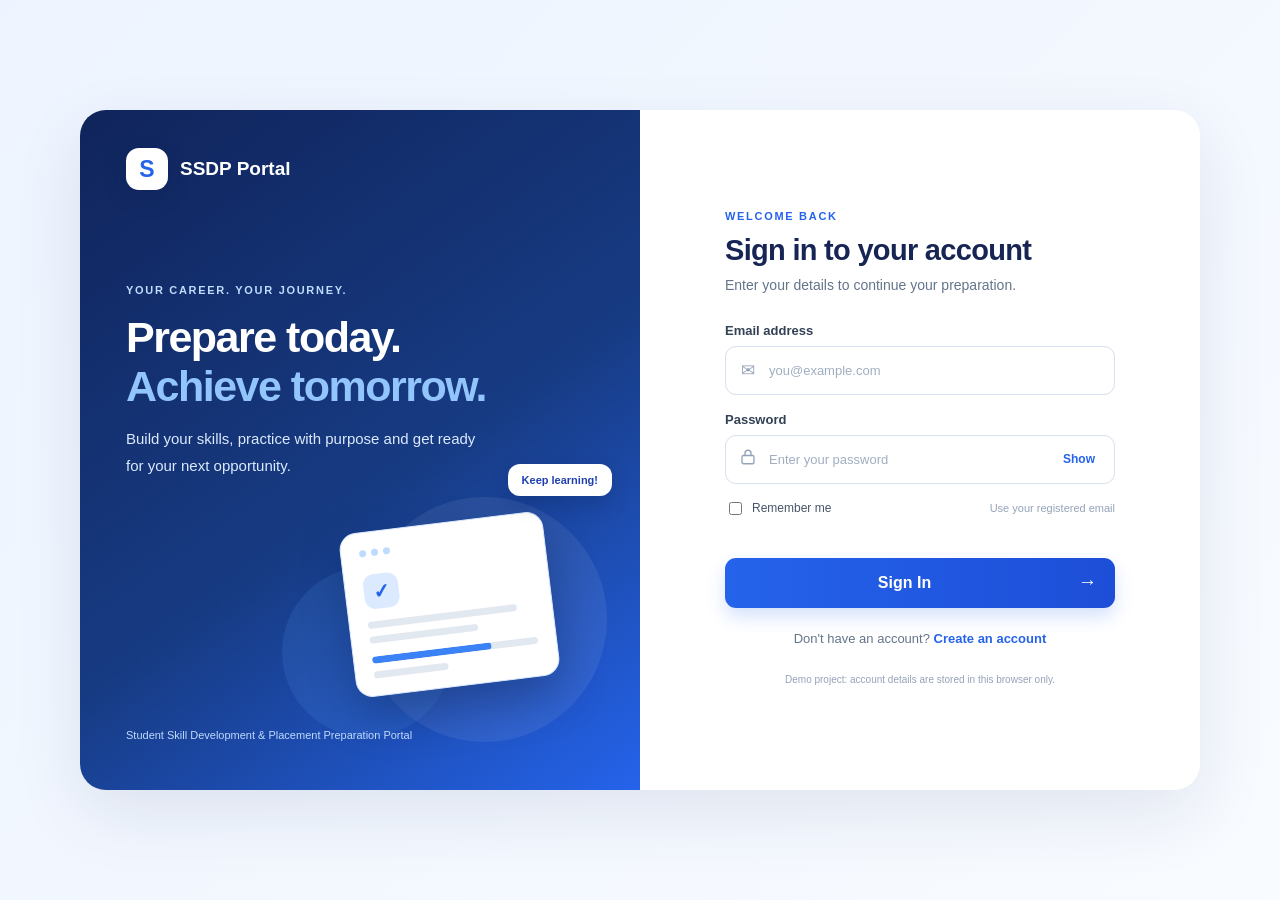
<file: index.html>
<!DOCTYPE html>
<html lang="en">
<head>
  <meta charset="UTF-8"><meta name="viewport" content="width=device-width, initial-scale=1.0">
  <title>Login | SSDP Portal</title>
  <link rel="stylesheet" href="css/style.css"><link rel="stylesheet" href="css/auth.css">
</head>
<body class="auth-page">
  <main class="auth-shell">
    <section class="auth-visual">
      <a class="brand" href="index.html"><span class="brand-mark">S</span><span>SSDP Portal</span></a>
      <div class="visual-copy"><span class="eyebrow">YOUR CAREER. YOUR JOURNEY.</span><h1>Prepare today.<br><span>Achieve tomorrow.</span></h1><p>Build your skills, practice with purpose and get ready for your next opportunity.</p></div>
      <div class="visual-art" aria-hidden="true"><div class="art-circle circle-one"></div><div class="art-circle circle-two"></div><div class="art-card"><div class="art-card-top"><span></span><span></span><span></span></div><div class="art-check">✓</div><div class="art-line long"></div><div class="art-line"></div><div class="art-progress"><span></span></div><div class="art-line short"></div></div><div class="art-bubble">Keep learning!</div></div>
      <p class="visual-footer">Student Skill Development &amp; Placement Preparation Portal</p>
    </section>
    <section class="auth-panel"><div class="mobile-brand"><span class="brand-mark">S</span><strong>SSDP Portal</strong></div>
      <div class="form-wrap"><span class="eyebrow blue">WELCOME BACK</span><h2>Sign in to your account</h2><p class="form-intro">Enter your details to continue your preparation.</p>
        <form id="loginForm" novalidate>
          <label for="email">Email address</label><div class="input-wrap"><span class="input-icon">✉</span><input id="email" type="email" placeholder="you@example.com" autocomplete="username" required></div>
          <label for="password">Password</label><div class="input-wrap"><span class="input-icon">
  <svg viewBox="0 0 24 24" width="18" height="18"
       fill="none" stroke="currentColor"
       stroke-width="1.8" stroke-linecap="round"
       stroke-linejoin="round">
    <rect x="4" y="10" width="16" height="11" rx="2"/>
    <path d="M8 10V7a4 4 0 0 1 8 0v3"/>
  </svg>
</span><input id="password" type="password" placeholder="Enter your password" autocomplete="current-password" required><button class="toggle-password" type="button" data-toggle="password">Show</button></div>
          <div class="form-options"><label class="remember"><input type="checkbox" id="remember"><span>Remember me</span></label><span class="muted-small">Use your registered email</span></div>
          <p class="form-message" id="loginMessage" role="alert"></p><button class="primary-btn" type="submit">Sign In <span>→</span></button>
        </form>
        <p class="switch-auth">Don't have an account? <a href="register.html">Create an account</a></p><p class="demo-note">Demo project: account details are stored in this browser only.</p>
      </div>
    </section>
  </main>
  <script src="js/storage.js"></script><script src="js/auth.js"></script>
</body></html>
</file>
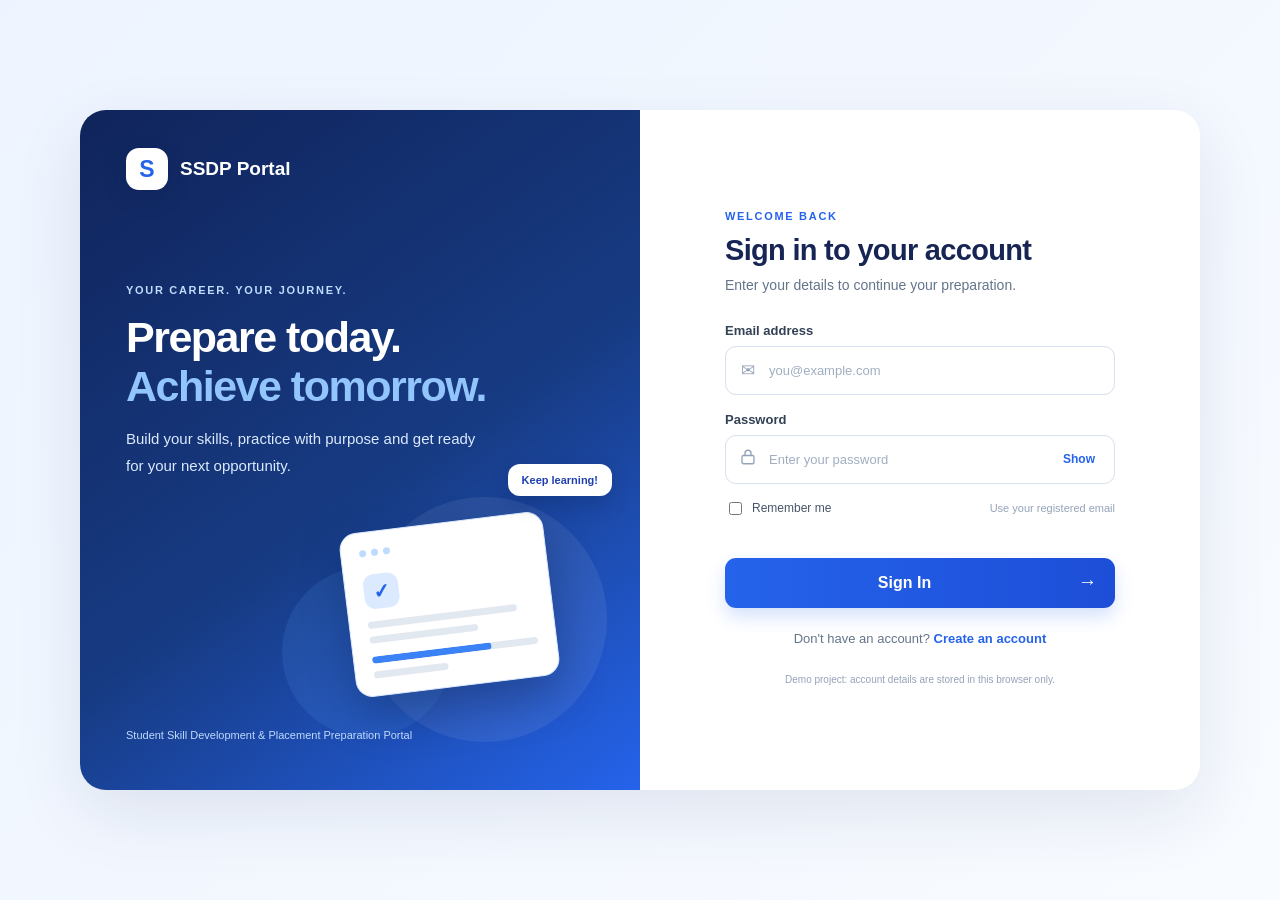
<file: dashboard.html>
<!DOCTYPE html>
<html lang="en">
<head>
  <meta charset="UTF-8">
  <meta name="viewport" content="width=device-width, initial-scale=1.0">
  <title>Dashboard | SSDP Portal</title>
  <link rel="stylesheet" href="css/style.css">
  <link rel="stylesheet" href="css/dashboard.css">
</head>
<body class="app-page">
  <div class="app-layout">
    <aside class="sidebar" id="sidebar">
      <a class="sidebar-brand" href="dashboard.html">
        <span class="brand-mark">S</span>
        <span>SSDP <small>Student Portal</small></span>
      </a>

      <div class="sidebar-label">MENU</div>
      <nav class="side-nav" aria-label="Main navigation">
        <a class="nav-link active" href="dashboard.html"><span class="nav-icon">▦</span>Dashboard</a>
        <a class="nav-link" href="profile.html"><span class="nav-icon">♙</span>My Profile</a>
        <a class="nav-link" href="practice.html"><span class="nav-icon">▤</span>Practice Zone</a>
        <a class="nav-link" href="mocktest.html"><span class="nav-icon">◷</span>Mock Tests</a>
      </nav>

      <div class="sidebar-bottom">
        <div class="sidebar-help">
          <div class="help-icon">?</div>
          <strong>Keep learning!</strong>
          <p>Small steps every day lead to big achievements.</p>
        </div>
        <button class="nav-link logout-link" id="logoutBtn" type="button">
          <span class="nav-icon">↪</span>Logout
        </button>
      </div>
    </aside>

    <main class="main-area">
      <header class="topbar">
        <button class="menu-toggle" id="menuToggle" type="button" aria-label="Toggle navigation">☰</button>
        <div class="topbar-title">
          <span class="topbar-heading">Student Dashboard</span>
          <span class="topbar-subtitle">Track your learning and placement preparation</span>
        </div>
        <div class="topbar-user">
          <div class="user-avatar" id="userInitials">S</div>
          <div class="user-meta"><strong id="topUserName">Student</strong><span>Student</span></div>
        </div>
      </header>

      <section class="dashboard-content">
        <div class="welcome-banner">
          <div class="welcome-copy">
            <span class="welcome-tag">YOUR LEARNING SPACE</span>
            <h1 id="welcomeTitle">Welcome back!</h1>
            <p>Keep building your skills. Every practice session brings you one step closer to your goals.</p>
            <a class="welcome-action" href="practice.html">Continue practicing <span>→</span></a>
          </div>
          <div class="welcome-art" aria-hidden="true">
            <div class="art-orbit orbit-a"></div><div class="art-orbit orbit-b"></div>
            <div class="learning-card">
              <div class="learning-card-head"><span></span><span></span><span></span></div>
              <div class="learning-badge">✓</div>
              <div class="learning-line wide"></div><div class="learning-line"></div>
              <div class="learning-progress"><span></span></div>
              <small>You're making progress</small>
            </div>
            <div class="floating-star">✦</div>
          </div>
        </div>

        <div class="section-heading">
          <div><h2>Your overview</h2><p>A quick look at your preparation activity</p></div>
        </div>

        <div class="stats-grid">
          <article class="stat-card">
            <div class="stat-icon icon-blue">▤</div>
            <div class="stat-label">Practice Questions</div>
            <div class="stat-value" id="practiceCount">0</div>
            <div class="stat-note">Questions attempted</div>
          </article>
          <article class="stat-card">
            <div class="stat-icon icon-purple">◷</div>
            <div class="stat-label">Mock Tests</div>
            <div class="stat-value" id="mockCount">0</div>
            <div class="stat-note">Tests completed</div>
          </article>
          <article class="stat-card">
            <div class="stat-icon icon-green">✓</div>
            <div class="stat-label">Average Score</div>
            <div class="stat-value" id="averageScore">0%</div>
            <div class="stat-note">Across completed tests</div>
          </article>
          <article class="stat-card">
            <div class="stat-icon icon-orange">★</div>
            <div class="stat-label">Best Score</div>
            <div class="stat-value" id="bestScore">0%</div>
            <div class="stat-note">Your highest test score</div>
          </article>
        </div>

        <div class="content-grid">
          <section class="panel progress-panel">
            <div class="panel-heading"><div><h2>Preparation progress</h2><p>Your activity at a glance</p></div><span class="panel-chip">Overview</span></div>
            <div class="progress-item">
              <div class="progress-label"><strong>Practice activity</strong><span id="practiceProgressText">0 completed</span></div>
              <div class="progress-track"><span id="practiceProgressBar" style="width:0%"></span></div>
            </div>
            <div class="progress-item">
              <div class="progress-label"><strong>Mock test activity</strong><span id="mockProgressText">0 completed</span></div>
              <div class="progress-track purple-track"><span id="mockProgressBar" style="width:0%"></span></div>
            </div>
            <div class="progress-footnote">Your progress will update as you practice and complete mock tests.</div>
          </section>

          <section class="panel quick-panel">
            <div class="panel-heading"><div><h2>Quick actions</h2><p>Continue your preparation</p></div></div>
            <a class="quick-action" href="practice.html"><span class="quick-icon">▤</span><span><strong>Practice questions</strong><small>Improve your topic knowledge</small></span><b>→</b></a>
            <a class="quick-action" href="mocktest.html"><span class="quick-icon purple-quick">◷</span><span><strong>Take a mock test</strong><small>Check your preparation level</small></span><b>→</b></a>
            <a class="quick-action" href="profile.html"><span class="quick-icon green-quick">♙</span><span><strong>Update your profile</strong><small>Keep your details up to date</small></span><b>→</b></a>
          </section>
        </div>

        <section class="panel activity-panel">
          <div class="panel-heading"><div><h2>Getting started</h2><p>Suggested steps to make the most of your portal</p></div></div>
          <div class="starter-grid">
            <div class="starter-item"><span>01</span><div><strong>Complete your profile</strong><p>Add your academic details and skills.</p></div></div>
            <div class="starter-item"><span>02</span><div><strong>Start practicing</strong><p>Choose a topic and solve questions regularly.</p></div></div>
            <div class="starter-item"><span>03</span><div><strong>Attempt a mock test</strong><p>Evaluate your preparation with a timed test.</p></div></div>
          </div>
        </section>

        <footer class="page-footer">© 2026 SSDP Portal · Student Skill Development &amp; Placement Preparation</footer>
      </section>
    </main>
  </div>
  <script src="js/storage.js"></script>
  <script src="js/dashboard.js"></script>
</body>
</html>
</file>
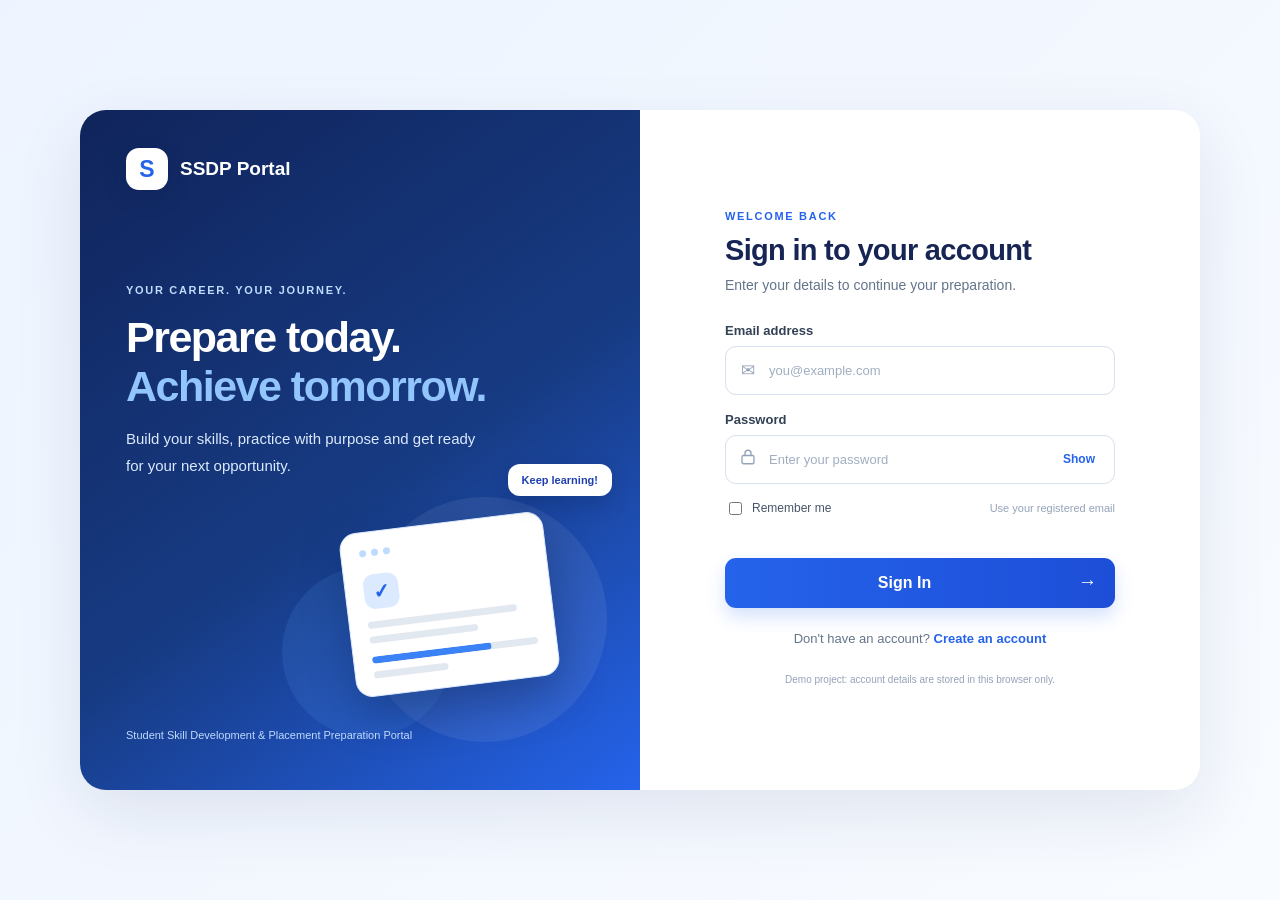
<file: mocktest.html>
<!DOCTYPE html>
<html lang="en">
<head>
  <meta charset="UTF-8">
  <meta name="viewport" content="width=device-width, initial-scale=1.0">
  <title>Mock Tests | SSDP Portal</title>
  <link rel="stylesheet" href="css/style.css">
  <link rel="stylesheet" href="css/dashboard.css">
  <link rel="stylesheet" href="css/mocktest.css">
</head>
<body class="app-page">
<div class="app-layout">
  <aside class="sidebar" id="sidebar">
    <a class="sidebar-brand" href="dashboard.html"><span class="brand-mark">S</span><span>SSDP <small>Student Portal</small></span></a>
    <div class="sidebar-label">MENU</div>
    <nav class="side-nav" aria-label="Main navigation">
      <a class="nav-link" href="dashboard.html"><span class="nav-icon">▦</span>Dashboard</a>
      <a class="nav-link" href="profile.html"><span class="nav-icon">♙</span>My Profile</a>
      <a class="nav-link" href="practice.html"><span class="nav-icon">▤</span>Practice Zone</a>
      <a class="nav-link active" href="mocktest.html"><span class="nav-icon">◷</span>Mock Tests</a>
    </nav>
    <div class="sidebar-bottom">
      <div class="sidebar-help"><div class="help-icon">?</div><strong>Keep learning!</strong><p>Small steps every day lead to big achievements.</p></div>
      <button class="nav-link logout-link" id="logoutBtn" type="button"><span class="nav-icon">↪</span>Logout</button>
    </div>
  </aside>

  <main class="main-area">
    <header class="topbar">
      <button class="menu-toggle" id="menuToggle" type="button" aria-label="Toggle navigation">☰</button>
      <div class="topbar-title"><span class="topbar-heading">Mock Tests</span><span class="topbar-subtitle">Evaluate your preparation with timed assessments</span></div>
      <div class="topbar-user"><div class="user-avatar" id="topInitials">S</div><div class="user-meta"><strong id="topUserName">Student</strong><span>Student</span></div></div>
    </header>

    <section class="mock-content">
      <div class="mock-heading">
        <div><span class="eyebrow blue">ASSESS YOUR READINESS</span><h1>Mock Tests</h1><p>Attempt a timed test, review your result and improve your preparation.</p></div>
      </div>

      <section class="mock-summary">
        <div class="mock-stat"><span class="stat-icon blue-stat">◷</span><div><small>Tests completed</small><strong id="testsCompleted">0</strong></div></div>
        <div class="mock-stat"><span class="stat-icon green-stat">✓</span><div><small>Average score</small><strong id="averageScore">0%</strong></div></div>
        <div class="mock-stat"><span class="stat-icon purple-stat">★</span><div><small>Best score</small><strong id="bestScore">0%</strong></div></div>
      </section>

      <section class="mock-main panel" id="testSelection">
        <div class="panel-heading"><div><h2>Available mock tests</h2><p>Choose a test to begin your assessment</p></div></div>
        <div class="test-cards">
          <article class="test-card">
            <div class="test-card-icon">⌘</div><span class="test-level">BEGINNER</span>
            <h3>Technical Fundamentals</h3><p>Test your knowledge of HTML, CSS, JavaScript, Python and SQL.</p>
            <div class="test-meta"><span>10 Questions</span><span>10 Minutes</span></div>
            <button class="start-test-btn" data-test="fundamentals" type="button">Start Test <span>→</span></button>
          </article>
          <article class="test-card">
            <div class="test-card-icon purple-test-icon">◇</div><span class="test-level intermediate">INTERMEDIATE</span>
            <h3>Programming &amp; Logic</h3><p>Evaluate programming concepts, problem solving and logical thinking.</p>
            <div class="test-meta"><span>10 Questions</span><span>10 Minutes</span></div>
            <button class="start-test-btn" data-test="programming" type="button">Start Test <span>→</span></button>
          </article>
        </div>
      </section>

      <section class="mock-main panel test-run" id="testRun" hidden>
        <div class="test-run-header"><div><span class="eyebrow blue" id="runningTestLevel">MOCK ASSESSMENT</span><h2 id="runningTestName">Technical Fundamentals</h2></div><div class="timer-box"><span>TIME LEFT</span><strong id="timer">10:00</strong></div></div>
        <div class="test-progress"><span id="testProgressBar"></span></div>
        <div class="test-meta-row"><span id="testQuestionCount">Question 1 of 10</span><span id="answeredCount">0 answered</span></div>
        <h3 class="test-question" id="testQuestion"></h3>
        <div class="test-options" id="testOptions"></div>
        <div class="test-controls"><button class="secondary-btn" id="previousBtn" type="button" disabled>← Previous</button><button class="next-test-btn" id="nextQuestionBtn" type="button">Next Question →</button><button class="submit-test-btn" id="submitTestBtn" type="button">Submit Test</button></div>
      </section>

      <section class="mock-main panel test-result" id="testResult" hidden>
        <div class="result-check">✓</div><span class="eyebrow blue">ASSESSMENT COMPLETED</span><h2>Your test result</h2>
        <p id="resultDescription">Your mock test has been evaluated.</p>
        <div class="result-percent" id="resultPercent">0%</div>
        <div class="result-breakdown"><div><strong id="resultCorrect">0</strong><span>Correct</span></div><div><strong id="resultIncorrect">0</strong><span>Incorrect</span></div><div><strong id="resultTotal">10</strong><span>Total</span></div></div>
        <button class="start-test-btn result-back-btn" id="backToTestsBtn" type="button">Back to Mock Tests</button>
      </section>

      <section class="mock-note"><span>ⓘ</span><p><strong>Before you begin:</strong> Each test is timed. Your answers are evaluated automatically when you submit or when the timer ends.</p></section>
      <footer class="page-footer">© 2026 SSDP Portal · Student Skill Development &amp; Placement Preparation</footer>
    </section>
  </main>
</div>
<script src="js/storage.js"></script>
<script src="js/mocktest.js"></script>
</body>
</html>
</file>
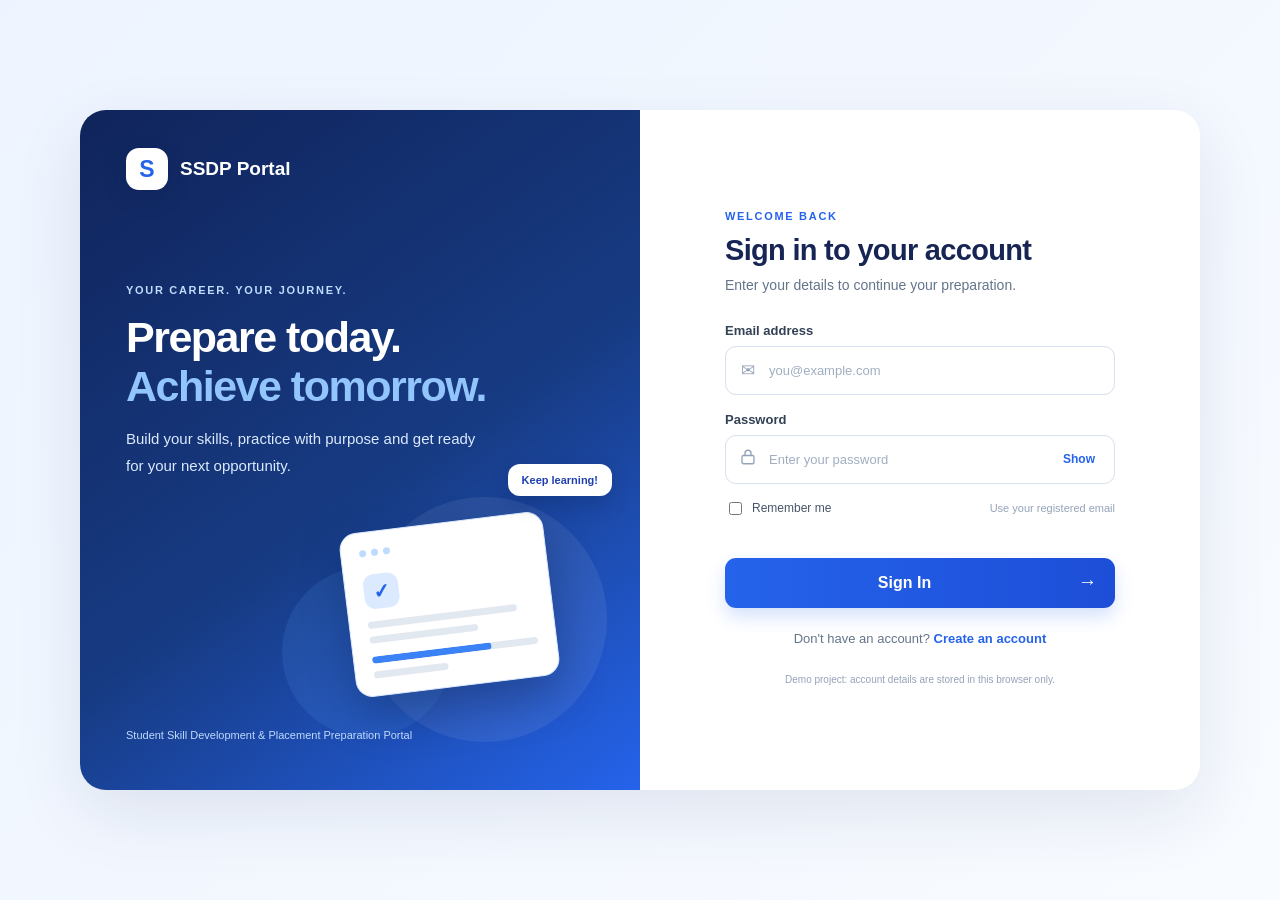
<file: practice.html>
<!DOCTYPE html>
<html lang="en">
<head>
  <meta charset="UTF-8">
  <meta name="viewport" content="width=device-width, initial-scale=1.0">
  <title>Practice Zone | SSDP Portal</title>
  <link rel="stylesheet" href="css/style.css">
  <link rel="stylesheet" href="css/dashboard.css">
  <link rel="stylesheet" href="css/practice.css">
</head>
<body class="app-page">
  <div class="app-layout">
    <aside class="sidebar" id="sidebar">
      <a class="sidebar-brand" href="dashboard.html"><span class="brand-mark">S</span><span>SSDP <small>Student Portal</small></span></a>
      <div class="sidebar-label">MENU</div>
      <nav class="side-nav" aria-label="Main navigation">
        <a class="nav-link" href="dashboard.html"><span class="nav-icon">▦</span>Dashboard</a>
        <a class="nav-link" href="profile.html"><span class="nav-icon">♙</span>My Profile</a>
        <a class="nav-link active" href="practice.html"><span class="nav-icon">▤</span>Practice Zone</a>
        <a class="nav-link" href="mocktest.html"><span class="nav-icon">◷</span>Mock Tests</a>
      </nav>
      <div class="sidebar-bottom">
        <div class="sidebar-help"><div class="help-icon">?</div><strong>Keep learning!</strong><p>Small steps every day lead to big achievements.</p></div>
        <button class="nav-link logout-link" id="logoutBtn" type="button"><span class="nav-icon">↪</span>Logout</button>
      </div>
    </aside>

    <main class="main-area">
      <header class="topbar">
        <button class="menu-toggle" id="menuToggle" type="button" aria-label="Toggle navigation">☰</button>
        <div class="topbar-title"><span class="topbar-heading">Practice Zone</span><span class="topbar-subtitle">Learn, practice and strengthen your skills</span></div>
        <div class="topbar-user"><div class="user-avatar" id="topInitials">S</div><div class="user-meta"><strong id="topUserName">Student</strong><span>Student</span></div></div>
      </header>

      <section class="practice-content">
        <div class="practice-heading">
          <div><span class="eyebrow blue">BUILD YOUR SKILLS</span><h1>Practice Zone</h1><p>Choose a topic, answer questions and track your learning progress.</p></div>
        </div>

        <section class="practice-summary">
          <div class="summary-item"><span class="summary-icon blue-summary">▤</span><div><small>Questions attempted</small><strong id="totalAttempted">0</strong></div></div>
          <div class="summary-item"><span class="summary-icon green-summary">✓</span><div><small>Correct answers</small><strong id="totalCorrect">0</strong></div></div>
          <div class="summary-item"><span class="summary-icon purple-summary">％</span><div><small>Accuracy</small><strong id="accuracy">0%</strong></div></div>
        </section>

        <section class="practice-layout">
          <aside class="topic-panel panel">
            <div class="panel-heading"><div><h2>Practice topics</h2><p>Select a subject to begin</p></div></div>
            <div id="topicList" class="topic-list"></div>
          </aside>

          <section class="question-panel panel">
            <div id="practiceWelcome" class="practice-welcome">
              <div class="welcome-icon">✦</div>
              <h2>Ready to practice?</h2>
              <p>Select a topic from the left to start answering multiple-choice questions.</p>
              <div class="welcome-tips"><span>✓ Instant feedback</span><span>✓ Track your progress</span><span>✓ Learn at your pace</span></div>
            </div>

            <div id="quizArea" hidden>
              <div class="quiz-topline"><span class="topic-chip" id="currentTopic">Topic</span><span class="question-counter" id="questionCounter">Question 1 of 5</span></div>
              <div class="quiz-progress"><span id="quizProgressBar"></span></div>
              <h2 class="question-text" id="questionText"></h2>
              <div class="options-list" id="optionsList"></div>
              <div class="answer-feedback" id="answerFeedback" role="status" aria-live="polite" hidden></div>
              <div class="quiz-controls"><button type="button" class="secondary-btn" id="restartBtn">Restart topic</button><button type="button" class="next-btn" id="nextBtn" disabled>Next question →</button></div>
            </div>

            <div id="resultArea" class="result-area" hidden>
              <div class="result-icon">✓</div><span class="eyebrow blue">TOPIC COMPLETED</span>
              <h2>Good effort!</h2><p id="resultMessage">You've completed this practice set.</p>
              <div class="result-score"><strong id="resultScore">0/5</strong><span>Correct answers</span></div>
              <button type="button" class="next-btn" id="retryBtn">Practice again</button>
            </div>
          </section>
        </section>
        <footer class="page-footer">© 2026 SSDP Portal · Student Skill Development &amp; Placement Preparation</footer>
      </section>
    </main>
  </div>
  <script src="js/storage.js"></script>
  <script src="js/practice.js"></script>
</body>
</html>
</file>
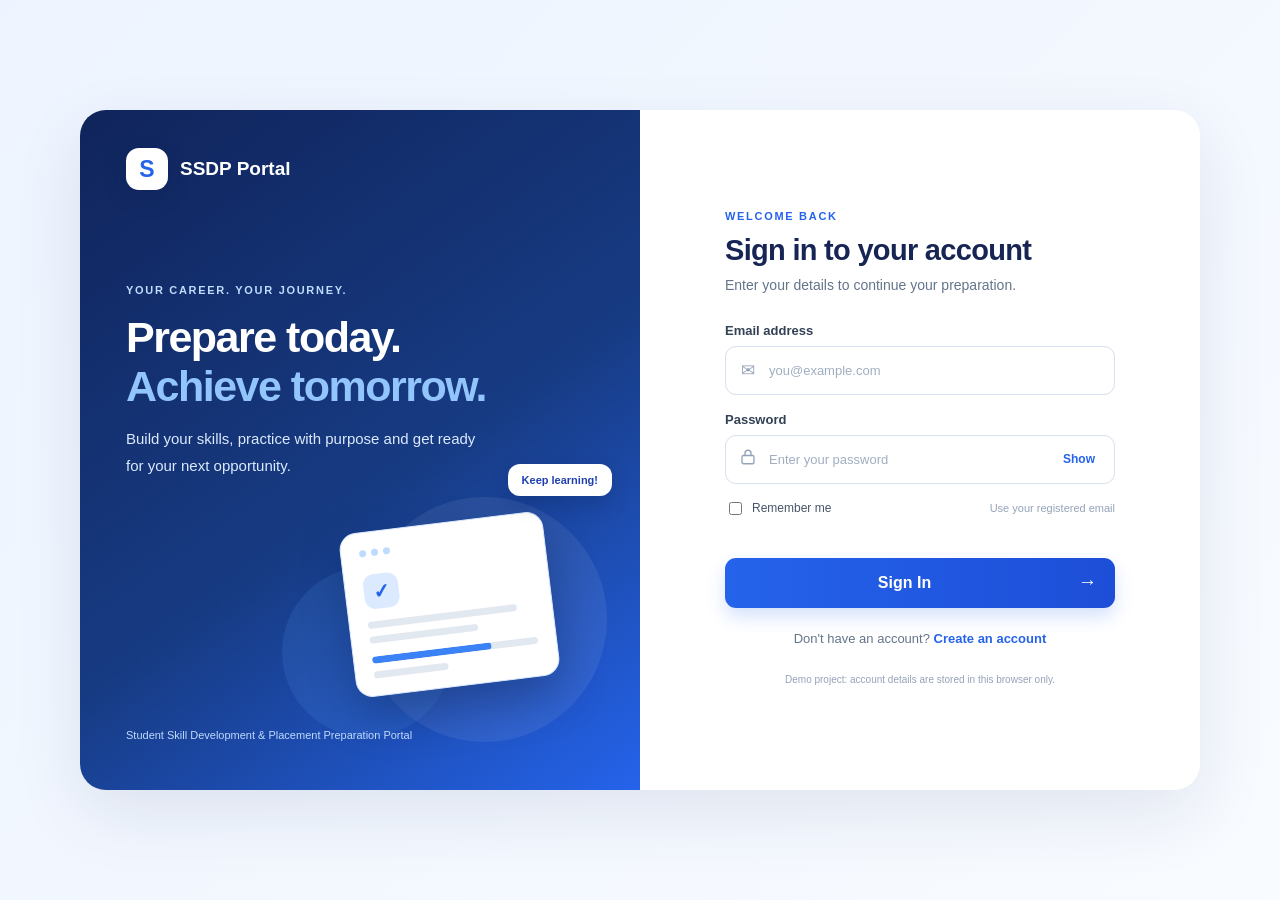
<file: profile.html>
<!DOCTYPE html>
<html lang="en">
<head>
  <meta charset="UTF-8">
  <meta name="viewport" content="width=device-width, initial-scale=1.0">
  <title>My Profile | SSDP Portal</title>
  <link rel="stylesheet" href="css/style.css">
  <link rel="stylesheet" href="css/dashboard.css">
  <link rel="stylesheet" href="css/profile.css">
</head>
<body class="app-page">
  <div class="app-layout">
    <aside class="sidebar" id="sidebar">
      <a class="sidebar-brand" href="dashboard.html">
        <span class="brand-mark">S</span>
        <span>SSDP <small>Student Portal</small></span>
      </a>
      <div class="sidebar-label">MENU</div>
      <nav class="side-nav" aria-label="Main navigation">
        <a class="nav-link" href="dashboard.html"><span class="nav-icon">▦</span>Dashboard</a>
        <a class="nav-link active" href="profile.html"><span class="nav-icon">♙</span>My Profile</a>
        <a class="nav-link" href="practice.html"><span class="nav-icon">▤</span>Practice Zone</a>
        <a class="nav-link" href="mocktest.html"><span class="nav-icon">◷</span>Mock Tests</a>
      </nav>
      <div class="sidebar-bottom">
        <div class="sidebar-help">
          <div class="help-icon">?</div><strong>Keep learning!</strong>
          <p>Small steps every day lead to big achievements.</p>
        </div>
        <button class="nav-link logout-link" id="logoutBtn" type="button"><span class="nav-icon">↪</span>Logout</button>
      </div>
    </aside>

    <main class="main-area">
      <header class="topbar">
        <button class="menu-toggle" id="menuToggle" type="button" aria-label="Toggle navigation">☰</button>
        <div class="topbar-title">
          <span class="topbar-heading">My Profile</span>
          <span class="topbar-subtitle">View and manage your student information</span>
        </div>
        <div class="topbar-user">
          <div class="user-avatar" id="topInitials">B</div>
          <div class="user-meta"><strong id="topUserName">Student</strong><span>Student</span></div>
        </div>
      </header>

      <section class="profile-content">
        <div class="profile-page-heading">
          <div><span class="eyebrow blue">STUDENT ACCOUNT</span><h1>My Profile</h1><p>Keep your personal and academic information up to date.</p></div>
          <button class="edit-profile-btn" id="editProfileBtn" type="button">✎ <span>Edit Profile</span></button>
        </div>

        <section class="profile-hero panel">
          <div class="profile-avatar" id="profileAvatar">B</div>
          <div class="profile-identity">
            <h2 id="displayName">Bharath</h2>
            <p id="displayCourse">MCA Student</p>
            <span class="profile-status"><i></i> Student Account</span>
          </div>
          <div class="profile-hero-note"><span>✦</span><div><strong>Your learning journey</strong><small>Build skills and prepare for opportunities.</small></div></div>
        </section>

        <form id="profileForm">
          <section class="panel profile-section">
            <div class="panel-heading"><div><h2>Personal Information</h2><p>Your basic contact and personal details</p></div><span class="section-symbol">♙</span></div>
            <div class="profile-fields">
              <div class="profile-field"><label for="fullName">Full Name</label><input id="fullName" type="text" value="Bharath" disabled></div>
              <div class="profile-field"><label for="email">Email Address</label><input id="email" type="email" disabled></div>
              <div class="profile-field"><label for="phone">Phone Number</label><input id="phone" type="tel" placeholder="Enter phone number" disabled></div>
              <div class="profile-field"><label for="dob">Date of Birth</label><input id="dob" type="text" value="11-Feb-2002" placeholder="DD-MMM-YYYY" disabled></div>
            </div>
          </section>

          <section class="panel profile-section">
            <div class="panel-heading"><div><h2>Academic Information</h2><p>Your current education details</p></div><span class="section-symbol blue-symbol">▤</span></div>
            <div class="profile-fields">
              <div class="profile-field"><label for="college">College Name</label><input id="college" type="text" value="SRM" disabled></div>
              <div class="profile-field"><label for="course">Course</label><input id="course" type="text" value="MCA" disabled></div>
              <div class="profile-field"><label for="semester">Semester</label><input id="semester" type="text" value="III Semester" disabled></div>
              <div class="profile-field"><label for="graduation">Expected Graduation Year</label><input id="graduation" type="number" placeholder="Enter graduation year" disabled></div>
            </div>
          </section>

          <section class="panel profile-section">
            <div class="panel-heading"><div><h2>Technical Skills</h2><p>Add the skills you are learning or have practised</p></div><span class="section-symbol green-symbol">✧</span></div>
            <div class="skills-display" id="skillsDisplay">
              <span class="skill-tag">HTML</span><span class="skill-tag">CSS</span><span class="skill-tag">JavaScript</span>
            </div>
            <div class="skills-editor" id="skillsEditor" hidden>
              <input id="skillInput" type="text" placeholder="Enter a skill, e.g. Python">
              <button type="button" id="addSkillBtn" class="add-skill-btn">Add Skill</button>
            </div>
            <p class="field-hint">You can add or remove skills while editing your profile.</p>
          </section>

          <div class="profile-actions" id="profileActions" hidden>
            <button type="button" class="cancel-btn" id="cancelEditBtn">Cancel</button>
            <button type="submit" class="save-profile-btn">Save Changes</button>
          </div>
          <p class="profile-message" id="profileMessage" role="status"></p>
        </form>
        <footer class="page-footer">© 2026 SSDP Portal · Student Skill Development &amp; Placement Preparation</footer>
      </section>
    </main>
  </div>
  <script src="js/storage.js"></script>
  <script src="js/profile.js"></script>
</body>
</html>
</file>
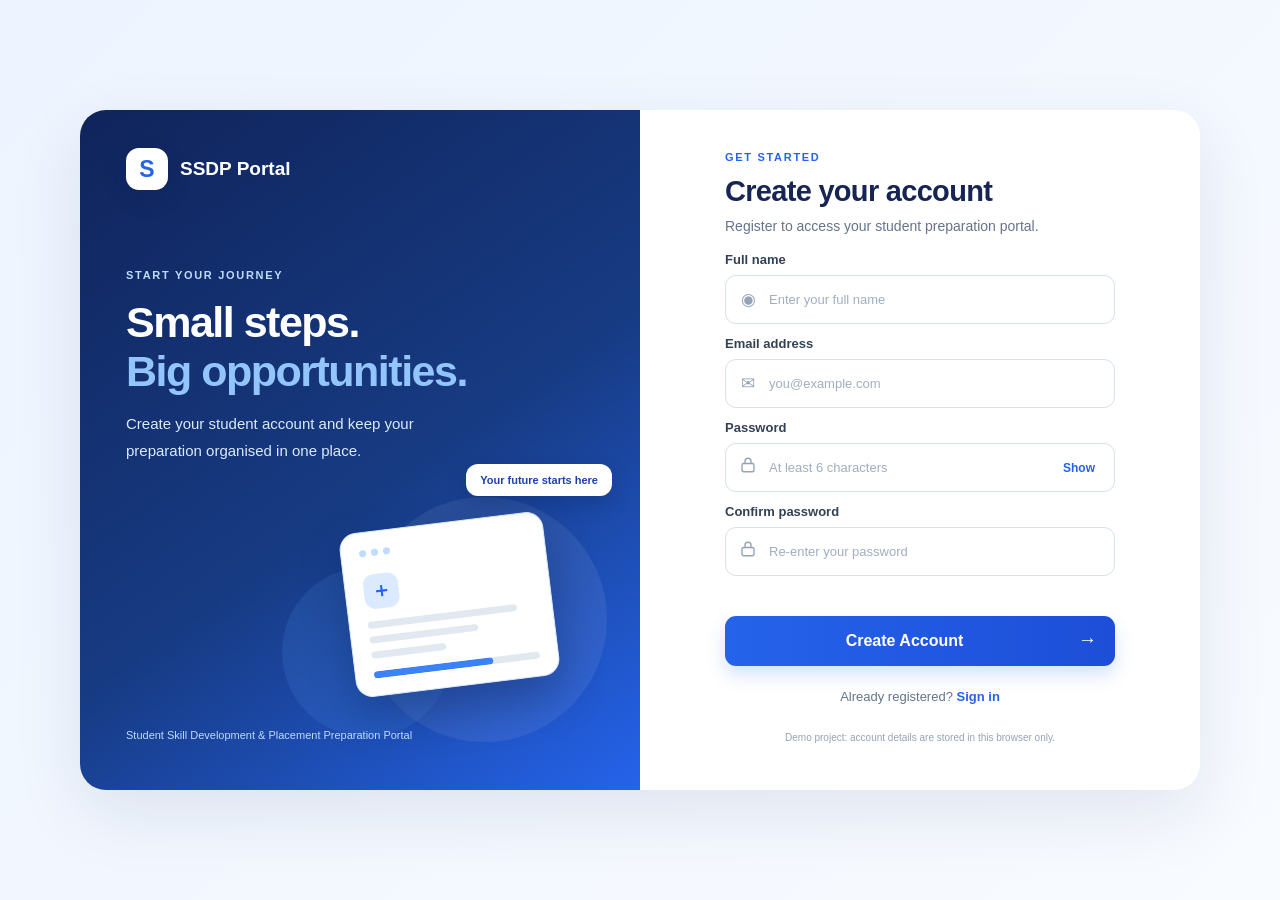
<file: register.html>
<!DOCTYPE html>
<html lang="en"><head><meta charset="UTF-8"><meta name="viewport" content="width=device-width, initial-scale=1.0"><title>Create Account | SSDP Portal</title><link rel="stylesheet" href="css/style.css"><link rel="stylesheet" href="css/auth.css"></head>
<body class="auth-page"><main class="auth-shell register-shell">
<section class="auth-visual"><a class="brand" href="index.html"><span class="brand-mark">S</span><span>SSDP Portal</span></a><div class="visual-copy"><span class="eyebrow">START YOUR JOURNEY</span><h1>Small steps.<br><span>Big opportunities.</span></h1><p>Create your student account and keep your preparation organised in one place.</p></div><div class="visual-art" aria-hidden="true"><div class="art-circle circle-one"></div><div class="art-circle circle-two"></div><div class="art-card register-art"><div class="art-card-top"><span></span><span></span><span></span></div><div class="art-avatar">＋</div><div class="art-line long"></div><div class="art-line"></div><div class="art-line short"></div><div class="art-progress"><span></span></div></div><div class="art-bubble">Your future starts here</div></div><p class="visual-footer">Student Skill Development &amp; Placement Preparation Portal</p></section>
<section class="auth-panel"><div class="mobile-brand"><span class="brand-mark">S</span><strong>SSDP Portal</strong></div><div class="form-wrap"><span class="eyebrow blue">GET STARTED</span><h2>Create your account</h2><p class="form-intro">Register to access your student preparation portal.</p>
<form id="registerForm" novalidate>
<label for="fullName">Full name</label><div class="input-wrap"><span class="input-icon">◉</span><input id="fullName" type="text" placeholder="Enter your full name" autocomplete="name" required></div>
<label for="regEmail">Email address</label><div class="input-wrap"><span class="input-icon">✉</span><input id="regEmail" type="email" placeholder="you@example.com" autocomplete="email" required></div>
<label for="regPassword">Password</label><div class="input-wrap"><span class="input-icon">
  <svg viewBox="0 0 24 24" width="18" height="18"
       fill="none" stroke="currentColor"
       stroke-width="1.8" stroke-linecap="round"
       stroke-linejoin="round">
    <rect x="4" y="10" width="16" height="11" rx="2"/>
    <path d="M8 10V7a4 4 0 0 1 8 0v3"/>
  </svg>
</span><input id="regPassword" type="password" placeholder="At least 6 characters" autocomplete="new-password" required><button class="toggle-password" type="button" data-toggle="regPassword">Show</button></div>
<label for="confirmPassword">Confirm password</label><div class="input-wrap"><span class="input-icon">
  <svg viewBox="0 0 24 24" width="18" height="18"
       fill="none" stroke="currentColor"
       stroke-width="1.8" stroke-linecap="round"
       stroke-linejoin="round">
    <rect x="4" y="10" width="16" height="11" rx="2"/>
    <path d="M8 10V7a4 4 0 0 1 8 0v3"/>
  </svg>
</span><input id="confirmPassword" type="password" placeholder="Re-enter your password" autocomplete="new-password" required></div>
<p class="form-message" id="registerMessage" role="alert"></p><button class="primary-btn" type="submit">Create Account <span>→</span></button></form>
<p class="switch-auth">Already registered? <a href="index.html">Sign in</a></p><p class="demo-note">Demo project: account details are stored in this browser only.</p></div></section></main><script src="js/storage.js"></script><script src="js/auth.js"></script></body></html>
</file>
<file: css/style.css>
*{box-sizing:border-box} :root{--navy:#172554;--blue:#2563eb;--blue-dark:#1d4ed8;--pale:#eff6ff;--text:#172033;--muted:#64748b;--line:#dbe4f0;--bg:#f5f8fd} body{margin:0;font-family:Inter,"Segoe UI",Arial,sans-serif;color:var(--text);background:var(--bg)} a{color:var(--blue);text-decoration:none} button,input{font:inherit}.brand-mark{display:inline-grid;place-items:center;width:42px;height:42px;border-radius:13px;background:#fff;color:var(--blue);font-weight:800;font-size:23px;box-shadow:0 8px 22px #0b1d4b30}.eyebrow{font-size:11px;font-weight:800;letter-spacing:1.7px;color:#bfdbfe}.eyebrow.blue{color:var(--blue)}.outline-btn{border:1px solid var(--line);background:#fff;color:var(--navy);padding:10px 16px;border-radius:10px;cursor:pointer}.dashboard-placeholder{min-height:100vh}.placeholder-header{height:76px;background:#fff;border-bottom:1px solid var(--line);display:flex;align-items:center;gap:12px;padding:0 5vw}.placeholder-header .brand-mark{background:var(--navy);color:white}.placeholder-header button{margin-left:auto}.placeholder-main{max-width:850px;margin:9vh auto;padding:0 24px}.placeholder-main h1{font-size:38px;color:var(--navy);margin:12px 0}.placeholder-main p{color:var(--muted);line-height:1.7}.placeholder-card{margin-top:30px;background:#fff;border:1px solid var(--line);border-radius:18px;padding:24px;box-shadow:0 12px 35px #1725540a}
</file>
<file: css/auth.css>
.auth-page{min-height:100vh;display:grid;place-items:center;padding:28px;background:linear-gradient(135deg,#edf4ff,#f8fbff)}.auth-shell{width:min(1120px,100%);min-height:680px;background:#fff;border-radius:26px;overflow:hidden;display:grid;grid-template-columns:1fr 1fr;box-shadow:0 24px 70px #17255418}.auth-visual{position:relative;overflow:hidden;padding:38px 46px;background:linear-gradient(145deg,#10245b 0%,#173b83 55%,#2563eb 100%);color:#fff;display:flex;flex-direction:column}.brand{display:flex;align-items:center;gap:12px;color:#fff;font-size:19px;font-weight:750}.visual-copy{position:relative;z-index:2;margin-top:90px;max-width:390px}.visual-copy h1{font-size:43px;line-height:1.13;letter-spacing:-1.5px;margin:15px 0}.visual-copy h1 span{color:#93c5fd}.visual-copy p{font-size:15px;line-height:1.8;color:#dbeafe;max-width:360px}.visual-art{position:absolute;right:28px;bottom:88px;width:330px;height:250px}.art-circle{position:absolute;border-radius:50%;background:#ffffff12}.circle-one{width:245px;height:245px;right:5px;bottom:-40px}.circle-two{width:170px;height:170px;right:160px;bottom:-35px;background:#60a5fa20}.art-card{position:absolute;width:205px;height:165px;right:60px;bottom:15px;background:#fff;border:1px solid #dbeafe;border-radius:17px;transform:rotate(-7deg);padding:17px 18px;box-shadow:0 20px 45px #06194355}.art-card-top{display:flex;gap:5px;margin-bottom:18px}.art-card-top span{width:7px;height:7px;border-radius:50%;background:#bfdbfe}.art-check,.art-avatar{width:35px;height:35px;border-radius:11px;background:#dbeafe;color:#2563eb;display:grid;place-items:center;font-size:20px;font-weight:800;margin-bottom:12px}.art-line{height:7px;width:65%;background:#e2e8f0;border-radius:8px;margin:8px 0}.art-line.long{width:90%}.art-line.short{width:45%}.art-progress{height:7px;background:#e2e8f0;border-radius:8px;margin-top:13px;overflow:hidden}.art-progress span{display:block;width:72%;height:100%;background:#3b82f6;border-radius:8px}.art-bubble{position:absolute;right:0;top:12px;background:#fff;color:#1e40af;border-radius:12px;padding:10px 14px;font-size:11px;font-weight:750;box-shadow:0 8px 20px #06194333}.visual-footer{margin-top:auto;position:relative;z-index:2;color:#bfdbfe;font-size:11px}.auth-panel{display:flex;align-items:center;justify-content:center;padding:48px 55px}.form-wrap{width:100%;max-width:390px}.form-wrap h2{font-size:29px;letter-spacing:-.7px;color:var(--navy);margin:10px 0}.form-intro{color:var(--muted);font-size:14px;margin:0 0 30px}.form-wrap form>label{display:block;font-size:13px;font-weight:700;color:#334155;margin:17px 0 8px}.input-wrap{height:49px;border:1px solid #d7e0ed;border-radius:11px;display:flex;align-items:center;padding:0 13px;gap:10px;background:#fff;transition:.2s}.input-wrap:focus-within{border-color:#60a5fa;box-shadow:0 0 0 3px #dbeafe}.input-icon{color:#94a3b8;font-size:17px;width:18px;text-align:center}.input-wrap input{border:0;outline:0;min-width:0;flex:1;color:#172033;font-size:13px;background:transparent}.input-wrap input::placeholder{color:#a0aec0}.toggle-password{border:0;background:none;color:var(--blue);font-size:12px;font-weight:700;cursor:pointer}.form-options{display:flex;justify-content:space-between;align-items:center;margin:15px 0 4px}.remember{display:flex;align-items:center;gap:7px;color:#475569;font-size:12px}.remember input{accent-color:var(--blue)}.muted-small{font-size:11px;color:#94a3b8}.primary-btn{width:100%;height:50px;border:0;border-radius:11px;background:linear-gradient(90deg,#2563eb,#1d4ed8);color:white;font-weight:750;cursor:pointer;box-shadow:0 9px 18px #2563eb30;margin-top:9px;transition:transform .15s,box-shadow .15s}.primary-btn:hover{transform:translateY(-1px);box-shadow:0 12px 23px #2563eb40}.primary-btn span{float:right;margin-right:12px;font-size:19px;line-height:15px}.switch-auth{text-align:center;color:#64748b;font-size:13px;margin:23px 0 0}.switch-auth a{font-weight:750}.demo-note{text-align:center;color:#94a3b8;font-size:10px;margin-top:28px}.form-message{min-height:18px;font-size:12px;color:#dc2626;margin:10px 0 3px}.form-message.success{color:#15803d}.mobile-brand{display:none}.register-shell .visual-copy{margin-top:75px}.register-shell .auth-panel{padding-top:35px;padding-bottom:35px}.register-shell .form-intro{margin-bottom:18px}.register-shell .form-wrap form>label{margin-top:12px}
@media(max-width:850px){.auth-page{padding:0;background:#fff}.auth-shell{min-height:100vh;border-radius:0;grid-template-columns:.8fr 1.2fr}.auth-visual{padding:30px}.visual-copy{margin-top:75px}.visual-copy h1{font-size:34px}.auth-panel{padding:35px}.visual-art{transform:scale(.8);transform-origin:bottom right;right:5px}.register-shell .auth-panel{padding:28px}}
@media(max-width:620px){.auth-shell{display:block}.auth-visual{display:none}.auth-panel{min-height:100vh;padding:28px 24px;align-items:center}.mobile-brand{display:flex;align-items:center;gap:10px;color:var(--navy);margin-bottom:45px}.mobile-brand .brand-mark{background:var(--navy);color:#fff}.form-wrap h2{font-size:27px}.register-shell .auth-panel{padding:28px 24px}}
</file>
<file: css/dashboard.css>
.app-page{min-height:100vh;background:#f4f7fc;color:#172033}.app-layout{min-height:100vh;display:flex}.sidebar{width:250px;flex:0 0 250px;background:#142653;color:#eaf1ff;padding:25px 17px 18px;display:flex;flex-direction:column;min-height:100vh}.sidebar-brand{display:flex;align-items:center;gap:11px;color:#fff;font-weight:800;font-size:17px;padding:0 10px 35px}.sidebar-brand .brand-mark{background:#fff;color:#2563eb;width:39px;height:39px;font-size:21px}.sidebar-brand small{display:block;color:#9fb3dc;font-size:10px;font-weight:500;margin-top:2px;letter-spacing:.3px}.sidebar-label{font-size:10px;letter-spacing:1.6px;color:#8fa4cf;font-weight:800;padding:0 13px 12px}.side-nav{display:grid;gap:7px}.nav-link{width:100%;display:flex;align-items:center;gap:13px;padding:12px 14px;border:0;border-radius:10px;background:transparent;color:#c5d2eb;font-size:13px;font-weight:600;text-align:left;cursor:pointer;transition:.18s}.nav-link:hover,.nav-link.active{background:#ffffff17;color:#fff}.nav-link.active{box-shadow:inset 3px 0 #60a5fa}.nav-icon{width:20px;text-align:center;font-size:17px;color:#a9c4f5}.sidebar-bottom{margin-top:auto}.sidebar-help{margin:25px 4px 18px;padding:15px 13px;border:1px solid #ffffff20;background:#ffffff0b;border-radius:13px}.help-icon{width:25px;height:25px;display:grid;place-items:center;border-radius:8px;background:#ffffff1c;color:#bfdbfe;font-weight:800;margin-bottom:10px}.sidebar-help strong{font-size:12px}.sidebar-help p{font-size:10px;line-height:1.55;color:#aebfe0;margin:6px 0 0}.logout-link{border-top:1px solid #ffffff18;border-radius:0;padding-top:17px}.main-area{min-width:0;flex:1}.topbar{height:78px;background:#fff;border-bottom:1px solid #e7edf6;display:flex;align-items:center;padding:0 36px;gap:15px}.topbar-title{display:grid;gap:4px}.topbar-heading{font-size:16px;font-weight:800;color:#172554}.topbar-subtitle{font-size:11px;color:#8794a8}.topbar-user{margin-left:auto;display:flex;align-items:center;gap:10px}.user-avatar{width:38px;height:38px;border-radius:50%;display:grid;place-items:center;background:#dbeafe;color:#1d4ed8;font-weight:800}.user-meta{display:grid;gap:3px}.user-meta strong{font-size:12px;color:#263653}.user-meta span{font-size:10px;color:#94a3b8}.menu-toggle{display:none;border:0;background:#eff6ff;color:#1d4ed8;border-radius:8px;padding:8px 10px;font-size:18px}.dashboard-content{max-width:1450px;margin:0 auto;padding:30px 36px 20px}.welcome-banner{min-height:220px;position:relative;overflow:hidden;border-radius:19px;padding:31px 38px;background:linear-gradient(110deg,#17336f 0%,#1d4b9a 65%,#2563eb 100%);color:#fff;display:flex;align-items:center}.welcome-copy{position:relative;z-index:2;max-width:570px}.welcome-tag{font-size:9px;letter-spacing:1.8px;font-weight:800;color:#bfdbfe}.welcome-copy h1{font-size:29px;letter-spacing:-.7px;margin:12px 0 8px}.welcome-copy p{font-size:12px;line-height:1.7;color:#dbeafe;max-width:470px;margin:0 0 18px}.welcome-action{display:inline-flex;align-items:center;gap:25px;padding:10px 14px;background:#fff;color:#1d4ed8;border-radius:9px;font-size:11px;font-weight:800}.welcome-action span{font-size:16px}.welcome-art{position:absolute;width:360px;height:220px;right:35px;top:0}.art-orbit{position:absolute;border:1px solid #ffffff25;border-radius:50%}.orbit-a{width:230px;height:230px;right:22px;top:25px}.orbit-b{width:170px;height:170px;right:52px;top:55px}.learning-card{position:absolute;right:75px;top:37px;width:180px;height:150px;padding:15px;background:#fff;border-radius:15px;transform:rotate(5deg);box-shadow:0 18px 35px #071b4b55}.learning-card-head{display:flex;gap:5px}.learning-card-head span{width:6px;height:6px;background:#bfdbfe;border-radius:50%}.learning-badge{width:32px;height:32px;background:#dbeafe;color:#2563eb;border-radius:10px;display:grid;place-items:center;font-size:19px;font-weight:800;margin:14px 0 9px}.learning-line{height:6px;width:60%;background:#e2e8f0;border-radius:6px;margin:7px 0}.learning-line.wide{width:88%}.learning-progress{height:6px;background:#e2e8f0;border-radius:6px;margin:10px 0 8px;overflow:hidden}.learning-progress span{display:block;width:68%;height:100%;background:#3b82f6}.learning-card small{font-size:8px;color:#64748b}.floating-star{position:absolute;right:35px;top:30px;color:#bfdbfe;font-size:26px}.section-heading{margin:27px 0 14px}.section-heading h2,.panel-heading h2{font-size:16px;color:#172554;margin:0 0 5px}.section-heading p,.panel-heading p{font-size:11px;color:#8b98aa;margin:0}.stats-grid{display:grid;grid-template-columns:repeat(4,minmax(0,1fr));gap:15px}.stat-card,.panel{background:#fff;border:1px solid #e7edf6;border-radius:14px;box-shadow:0 7px 22px #17255406}.stat-card{padding:17px 18px;min-height:145px}.stat-icon{width:34px;height:34px;border-radius:10px;display:grid;place-items:center;font-size:17px;font-weight:800;margin-bottom:13px}.icon-blue{background:#e8f1ff;color:#2563eb}.icon-purple{background:#f0eaff;color:#7c3aed}.icon-green{background:#e5f8ef;color:#15965a}.icon-orange{background:#fff2e5;color:#ea8a24}.stat-label{font-size:10px;color:#7c899c;font-weight:650}.stat-value{font-size:24px;font-weight:800;color:#172554;margin:4px 0}.stat-note{font-size:9px;color:#a0aaba}.content-grid{display:grid;grid-template-columns:1.15fr .85fr;gap:16px;margin-top:17px}.panel{padding:20px}.panel-heading{display:flex;align-items:flex-start;justify-content:space-between;margin-bottom:22px}.panel-chip{font-size:9px;color:#2563eb;background:#eff6ff;border-radius:20px;padding:6px 10px;font-weight:700}.progress-item{margin:18px 0}.progress-label{display:flex;justify-content:space-between;gap:10px;margin-bottom:9px}.progress-label strong{font-size:11px;color:#334155}.progress-label span{font-size:10px;color:#8b98aa}.progress-track{height:8px;border-radius:10px;background:#edf2f8;overflow:hidden}.progress-track>span{display:block;height:100%;border-radius:10px;background:linear-gradient(90deg,#3b82f6,#60a5fa);transition:width .3s}.progress-track.purple-track>span{background:linear-gradient(90deg,#8b5cf6,#c4b5fd)}.progress-footnote{font-size:9px;color:#9aa6b6;margin-top:22px}.quick-panel{padding-bottom:12px}.quick-panel .panel-heading{margin-bottom:10px}.quick-action{display:flex;align-items:center;gap:11px;padding:12px 0;border-bottom:1px solid #eef2f7;color:#334155}.quick-action:last-child{border-bottom:0}.quick-icon{width:34px;height:34px;border-radius:10px;background:#eaf2ff;color:#2563eb;display:grid;place-items:center;font-size:16px}.purple-quick{background:#f1eaff;color:#7c3aed}.green-quick{background:#e5f8ef;color:#15965a}.quick-action span:nth-child(2){display:grid;gap:4px;flex:1}.quick-action strong{font-size:10px}.quick-action small{font-size:9px;color:#94a3b8}.quick-action b{font-size:16px;color:#94a3b8}.activity-panel{margin-top:17px}.activity-panel .panel-heading{margin-bottom:15px}.starter-grid{display:grid;grid-template-columns:repeat(3,1fr);gap:13px}.starter-item{display:flex;gap:11px;padding:13px;background:#f8faff;border:1px solid #edf2f8;border-radius:11px}.starter-item>span{font-size:11px;font-weight:800;color:#2563eb}.starter-item strong{font-size:10px;color:#334155}.starter-item p{font-size:9px;line-height:1.5;color:#8b98aa;margin:5px 0 0}.page-footer{text-align:center;color:#a0aaba;font-size:9px;padding:23px 0 5px}
@media(max-width:1050px){.sidebar{width:220px;flex-basis:220px}.dashboard-content{padding:25px 24px}.topbar{padding:0 24px}.welcome-art{right:0;opacity:.8}.stats-grid{grid-template-columns:repeat(2,minmax(0,1fr))}}
@media(max-width:760px){.sidebar{position:fixed;z-index:20;left:-260px;top:0;bottom:0;width:250px;transition:left .25s;box-shadow:15px 0 40px #17255422}.sidebar.open{left:0}.menu-toggle{display:block}.topbar{height:70px;padding:0 16px}.topbar-subtitle{display:none}.dashboard-content{padding:18px 15px}.welcome-banner{padding:25px 22px;min-height:215px}.welcome-copy{max-width:100%}.welcome-copy h1{font-size:24px}.welcome-copy p{max-width:330px}.welcome-art{opacity:.22;right:-100px}.content-grid{grid-template-columns:1fr}.starter-grid{grid-template-columns:1fr}.user-meta{display:none}}
@media(max-width:440px){.stats-grid{gap:9px}.stat-card{padding:13px;min-height:132px}.stat-value{font-size:21px}.stat-label{font-size:9px}.welcome-banner{min-height:230px}.welcome-copy p{font-size:11px}}
</file>
<file: css/mocktest.css>
.mock-content{max-width:1450px;margin:0 auto;padding:29px 36px 20px}.mock-heading h1{font-size:25px;color:#172554;margin:7px 0 5px;letter-spacing:-.6px}.mock-heading p{font-size:11px;color:#8794a8;margin:0}.mock-summary{display:grid;grid-template-columns:repeat(3,minmax(0,1fr));gap:15px;margin:22px 0 18px}.mock-stat{display:flex;align-items:center;gap:13px;padding:16px 18px;background:#fff;border:1px solid #e7edf6;border-radius:13px;box-shadow:0 7px 22px #17255406}.stat-icon{width:37px;height:37px;border-radius:11px;display:grid;place-items:center;font-size:17px;font-weight:800}.blue-stat{background:#eaf2ff;color:#2563eb}.green-stat{background:#e5f8ef;color:#15965a}.purple-stat{background:#f1eaff;color:#7c3aed}.mock-stat div{display:grid;gap:4px}.mock-stat small{font-size:10px;color:#8794a8}.mock-stat strong{font-size:20px;color:#172554}.mock-main{padding:22px;margin-bottom:16px}.mock-main .panel-heading{margin-bottom:18px}.test-cards{display:grid;grid-template-columns:repeat(2,minmax(0,1fr));gap:15px}.test-card{position:relative;border:1px solid #e6edf6;border-radius:13px;padding:19px;background:#fbfdff}.test-card-icon{width:39px;height:39px;display:grid;place-items:center;border-radius:11px;background:#eaf2ff;color:#2563eb;font-size:20px;margin-bottom:14px}.purple-test-icon{background:#f1eaff;color:#7c3aed}.test-level{font-size:8px;letter-spacing:1px;font-weight:850;color:#2563eb}.test-level.intermediate{color:#7c3aed}.test-card h3{font-size:15px;color:#172554;margin:8px 0}.test-card p{font-size:10px;line-height:1.65;color:#8794a8;min-height:34px}.test-meta{display:flex;gap:15px;border-top:1px solid #edf1f6;padding-top:12px;margin-top:15px;color:#64748b;font-size:9px}.start-test-btn,.next-test-btn,.submit-test-btn,.secondary-btn{border:0;border-radius:9px;padding:11px 14px;font-size:10px;font-weight:800;cursor:pointer}.start-test-btn,.next-test-btn{background:#2563eb;color:#fff}.start-test-btn{display:flex;justify-content:space-between;align-items:center;width:100%;margin-top:15px}.start-test-btn:hover,.next-test-btn:hover{background:#1d4ed8}.test-run-header{display:flex;justify-content:space-between;align-items:center;gap:15px}.test-run-header h2{font-size:19px;color:#172554;margin:7px 0 0}.timer-box{min-width:95px;padding:9px 13px;background:#fff7ed;border:1px solid #fed7aa;border-radius:10px;text-align:center;display:grid;gap:3px}.timer-box span{font-size:8px;letter-spacing:.8px;color:#c2410c;font-weight:800}.timer-box strong{font-size:19px;color:#9a3412;font-variant-numeric:tabular-nums}.test-progress{height:7px;background:#edf2f8;border-radius:10px;overflow:hidden;margin:21px 0 12px}.test-progress span{display:block;height:100%;background:linear-gradient(90deg,#2563eb,#60a5fa);transition:width .2s}.test-meta-row{display:flex;justify-content:space-between;color:#8794a8;font-size:9px}.test-question{font-size:16px;line-height:1.55;color:#172554;margin:24px 0 18px}.test-options{display:grid;gap:10px}.test-option{display:flex;align-items:center;gap:11px;width:100%;padding:12px 14px;border:1px solid #e0e7f0;border-radius:10px;background:#fff;color:#475569;text-align:left;font-size:11px;cursor:pointer}.test-option:hover{border-color:#93b4f5;background:#f8fbff}.test-option.selected{border-color:#7da7f7;background:#eff6ff;color:#1d4ed8}.test-option-letter{width:25px;height:25px;border-radius:7px;background:#f1f5f9;color:#64748b;display:grid;place-items:center;font-size:10px;font-weight:800;flex:0 0 25px}.test-option.selected .test-option-letter{background:#2563eb;color:#fff}.test-controls{display:flex;align-items:center;gap:9px;margin-top:24px}.test-controls button{min-width:120px}.secondary-btn{background:#f1f5f9;color:#475569}.secondary-btn:disabled{opacity:.45;cursor:not-allowed}.next-test-btn{margin-left:auto}.submit-test-btn{background:#16a34a;color:#fff}.submit-test-btn:hover{background:#15803d}.test-result{text-align:center;padding:35px 22px}.result-check{width:58px;height:58px;border-radius:18px;background:#e5f8ef;color:#15965a;display:grid;place-items:center;font-size:27px;margin:0 auto 15px}.test-result h2{font-size:22px;color:#172554;margin:8px 0}.test-result>p{font-size:11px;color:#8794a8}.result-percent{font-size:43px;font-weight:850;color:#1d4ed8;margin:19px 0}.result-breakdown{display:flex;justify-content:center;gap:12px;margin:0 auto 22px}.result-breakdown div{min-width:100px;padding:13px 18px;background:#f4f8ff;border-radius:11px;display:grid;gap:5px}.result-breakdown strong{font-size:20px;color:#172554}.result-breakdown span{font-size:9px;color:#8794a8}.result-back-btn{max-width:230px;margin:0 auto}.mock-note{display:flex;align-items:flex-start;gap:10px;padding:13px 15px;border-radius:10px;background:#eff6ff;color:#4770ad;margin-bottom:16px}.mock-note span{font-size:15px}.mock-note p{font-size:9px;line-height:1.6;margin:0}.page-footer{text-align:center}
@media(max-width:900px){.mock-content{padding:24px}.test-cards{grid-template-columns:1fr}}
@media(max-width:620px){.mock-content{padding:19px 14px}.mock-summary{gap:8px}.mock-stat{padding:12px 10px;gap:8px}.mock-stat small{font-size:9px}.mock-stat strong{font-size:17px}.mock-main{padding:16px}.test-controls{flex-wrap:wrap}.test-controls button{flex:1;min-width:105px}.next-test-btn{margin-left:0}.result-breakdown{gap:6px}.result-breakdown div{min-width:0;flex:1;padding:11px 7px}.test-run-header h2{font-size:16px}}
</file>
<file: css/practice.css>
.practice-content{max-width:1450px;margin:0 auto;padding:29px 36px 20px}.practice-heading h1{font-size:25px;color:#172554;margin:7px 0 5px;letter-spacing:-.6px}.practice-heading p{font-size:11px;color:#8794a8;margin:0}.practice-summary{display:grid;grid-template-columns:repeat(3,minmax(0,1fr));gap:15px;margin:22px 0 18px}.summary-item{display:flex;align-items:center;gap:13px;padding:16px 18px;background:#fff;border:1px solid #e7edf6;border-radius:13px;box-shadow:0 7px 22px #17255406}.summary-icon{width:37px;height:37px;border-radius:11px;display:grid;place-items:center;font-size:17px;font-weight:800}.blue-summary{background:#eaf2ff;color:#2563eb}.green-summary{background:#e5f8ef;color:#15965a}.purple-summary{background:#f1eaff;color:#7c3aed}.summary-item div{display:grid;gap:4px}.summary-item small{font-size:10px;color:#8794a8}.summary-item strong{font-size:20px;color:#172554}.practice-layout{display:grid;grid-template-columns:270px minmax(0,1fr);gap:17px;align-items:stretch}.topic-panel,.question-panel{padding:21px}.topic-panel .panel-heading{margin-bottom:14px}.topic-list{display:grid;gap:8px}.topic-button{display:flex;align-items:center;gap:10px;width:100%;padding:12px;border:1px solid transparent;border-radius:10px;background:#f8faff;color:#42516a;text-align:left;cursor:pointer;transition:.18s}.topic-button:hover{border-color:#c8dafb;background:#f1f6ff}.topic-button.active{background:#eaf2ff;border-color:#b9d1ff;color:#1d4ed8}.topic-symbol{width:32px;height:32px;display:grid;place-items:center;border-radius:9px;background:#fff;color:#2563eb;font-weight:800}.topic-button.active .topic-symbol{background:#2563eb;color:#fff}.topic-copy{display:grid;gap:4px;flex:1}.topic-copy strong{font-size:10px}.topic-copy small{font-size:9px;color:#94a3b8}.topic-arrow{font-size:16px;color:#94a3b8}.question-panel{min-height:480px;display:flex;flex-direction:column}.practice-welcome,.result-area{margin:auto;text-align:center;max-width:480px;padding:30px 15px}.welcome-icon,.result-icon{width:58px;height:58px;border-radius:18px;background:#eaf2ff;color:#2563eb;display:grid;place-items:center;font-size:27px;margin:0 auto 18px}.practice-welcome h2,.result-area h2{font-size:21px;color:#172554;margin:0 0 9px}.practice-welcome p,.result-area p{font-size:11px;line-height:1.7;color:#8794a8}.welcome-tips{display:flex;flex-wrap:wrap;justify-content:center;gap:8px;margin-top:20px}.welcome-tips span{padding:7px 9px;background:#f0fdf4;color:#15803d;border-radius:20px;font-size:9px;font-weight:700}.quiz-topline{display:flex;align-items:center;justify-content:space-between;gap:10px}.topic-chip{background:#eff6ff;color:#2563eb;border-radius:20px;padding:7px 11px;font-size:9px;font-weight:800}.question-counter{font-size:10px;color:#8794a8}.quiz-progress{height:7px;background:#edf2f8;border-radius:10px;margin:17px 0 25px;overflow:hidden}.quiz-progress span{display:block;height:100%;background:linear-gradient(90deg,#2563eb,#60a5fa);border-radius:10px;transition:width .2s}.question-text{font-size:17px;line-height:1.5;color:#172554;margin:0 0 19px}.options-list{display:grid;gap:10px}.option-button{display:flex;align-items:center;gap:11px;width:100%;padding:12px 14px;border:1px solid #e0e7f0;border-radius:10px;background:#fff;color:#475569;text-align:left;font-size:11px;cursor:pointer;transition:.15s}.option-button:hover:not(:disabled){border-color:#93b4f5;background:#f8fbff}.option-letter{width:25px;height:25px;border-radius:7px;background:#f1f5f9;color:#64748b;display:grid;place-items:center;font-size:10px;font-weight:800;flex:0 0 25px}.option-button.correct{border-color:#86efac;background:#f0fdf4;color:#166534}.option-button.correct .option-letter{background:#16a34a;color:#fff}.option-button.incorrect{border-color:#fca5a5;background:#fef2f2;color:#b91c1c}.option-button.incorrect .option-letter{background:#dc2626;color:#fff}.option-button:disabled{cursor:default}.answer-feedback{margin-top:14px;padding:11px 13px;border-radius:9px;font-size:10px;line-height:1.5}.answer-feedback.correct-feedback{background:#f0fdf4;color:#166534}.answer-feedback.wrong-feedback{background:#fef2f2;color:#b91c1c}.quiz-controls{display:flex;justify-content:space-between;gap:10px;margin-top:20px}.secondary-btn,.next-btn{border:0;border-radius:9px;padding:11px 15px;font-size:10px;font-weight:750;cursor:pointer}.secondary-btn{background:#f1f5f9;color:#475569}.next-btn{background:#2563eb;color:#fff}.next-btn:disabled{background:#b9c9e5;cursor:not-allowed}.result-icon{background:#e5f8ef;color:#15965a}.result-score{display:grid;gap:4px;margin:20px auto;width:125px;padding:17px;background:#f4f8ff;border-radius:13px}.result-score strong{font-size:27px;color:#1d4ed8}.result-score span{font-size:9px;color:#8794a8}.result-area .next-btn{min-width:160px}
@media(max-width:1000px){.practice-content{padding:24px}.practice-layout{grid-template-columns:230px minmax(0,1fr)}}
@media(max-width:760px){.practice-content{padding:19px 14px}.practice-layout{grid-template-columns:1fr}.topic-list{grid-template-columns:repeat(2,minmax(0,1fr))}.question-panel{min-height:420px}.practice-summary{gap:8px}.summary-item{padding:12px 10px;gap:8px}.summary-item small{font-size:9px}.summary-item strong{font-size:17px}}
@media(max-width:480px){.topic-list{grid-template-columns:1fr}.practice-summary{grid-template-columns:1fr}.summary-item{padding:12px 14px}.question-panel{padding:16px}.question-text{font-size:15px}.quiz-controls{flex-direction:column-reverse}.quiz-controls button{width:100%}}
</file>
<file: css/profile.css>
.profile-content{max-width:1450px;margin:0 auto;padding:29px 36px 20px}.profile-page-heading{display:flex;align-items:center;justify-content:space-between;margin-bottom:20px}.profile-page-heading h1{font-size:25px;color:#172554;margin:7px 0 5px;letter-spacing:-.6px}.profile-page-heading p{font-size:11px;color:#8794a8;margin:0}.edit-profile-btn,.save-profile-btn,.cancel-btn,.add-skill-btn{border:0;border-radius:9px;padding:11px 16px;font-size:11px;font-weight:750;cursor:pointer}.edit-profile-btn,.save-profile-btn,.add-skill-btn{background:#2563eb;color:#fff;box-shadow:0 6px 15px #2563eb22}.edit-profile-btn:hover,.save-profile-btn:hover,.add-skill-btn:hover{background:#1d4ed8}.profile-hero{display:flex;align-items:center;gap:18px;padding:21px 25px;margin-bottom:17px}.profile-avatar{width:70px;height:70px;border-radius:20px;background:linear-gradient(145deg,#dbeafe,#bfdbfe);display:grid;place-items:center;color:#1d4ed8;font-size:27px;font-weight:800;border:4px solid #f1f6ff}.profile-identity h2{font-size:19px;color:#172554;margin:0 0 5px}.profile-identity p{font-size:11px;color:#7c899c;margin:0 0 9px}.profile-status{display:inline-flex;align-items:center;gap:6px;padding:5px 9px;border-radius:20px;background:#ecfdf5;color:#15803d;font-size:9px;font-weight:750}.profile-status i{width:6px;height:6px;background:#22c55e;border-radius:50%}.profile-hero-note{margin-left:auto;display:flex;align-items:center;gap:10px;padding:12px 15px;background:#f4f8ff;border-radius:11px}.profile-hero-note>span{font-size:22px;color:#2563eb}.profile-hero-note div{display:grid;gap:4px}.profile-hero-note strong{font-size:10px;color:#334155}.profile-hero-note small{font-size:9px;color:#94a3b8}.profile-section{margin-bottom:16px;padding:20px 22px}.profile-section .panel-heading{margin-bottom:18px}.section-symbol{width:31px;height:31px;border-radius:9px;display:grid;place-items:center;background:#f1eaff;color:#7c3aed;font-size:16px}.blue-symbol{background:#eaf2ff;color:#2563eb}.green-symbol{background:#e5f8ef;color:#15965a}.profile-fields{display:grid;grid-template-columns:repeat(2,minmax(0,1fr));gap:16px 20px}.profile-field label{display:block;font-size:10px;font-weight:750;color:#475569;margin-bottom:7px}.profile-field input{width:100%;height:42px;border:1px solid #e0e7f0;border-radius:9px;background:#f9fbfe;padding:0 12px;color:#334155;font-size:11px;outline:none}.profile-field input:disabled{color:#475569;cursor:default}.profile-field input:not(:disabled){background:#fff;border-color:#93b4f5;box-shadow:0 0 0 3px #eff6ff}.profile-field input::placeholder{color:#a0acbb}.skills-display{display:flex;flex-wrap:wrap;gap:9px}.skill-tag{display:inline-flex;align-items:center;gap:8px;padding:8px 12px;border-radius:8px;background:#eff6ff;color:#2457a7;font-size:10px;font-weight:750}.skill-tag button{border:0;background:transparent;color:#64748b;padding:0;font-size:14px;cursor:pointer}.skills-editor{display:flex;gap:9px;margin-top:12px}.skills-editor input{height:38px;max-width:270px;flex:1;border:1px solid #cbd5e1;border-radius:8px;padding:0 11px;font-size:11px;outline:none}.field-hint{font-size:9px;color:#9aa6b6;margin:12px 0 0}.profile-actions{display:flex;justify-content:flex-end;gap:10px;margin:18px 0}.cancel-btn{background:#eef2f7;color:#475569}.profile-message{min-height:16px;text-align:right;font-size:10px;color:#15803d;margin:0}.profile-message.error{color:#dc2626}
@media(max-width:900px){.profile-content{padding:24px}.profile-hero-note{display:none}}
@media(max-width:620px){.profile-content{padding:19px 14px}.profile-page-heading h1{font-size:22px}.profile-fields{grid-template-columns:1fr;gap:13px}.profile-hero{padding:17px;gap:12px}.profile-avatar{width:58px;height:58px;border-radius:16px;font-size:22px}.profile-identity h2{font-size:16px}.profile-section{padding:17px}.edit-profile-btn{padding:10px 12px}.skills-editor input{max-width:none}}
[hidden] {
    display: none !important;
}
</file>
